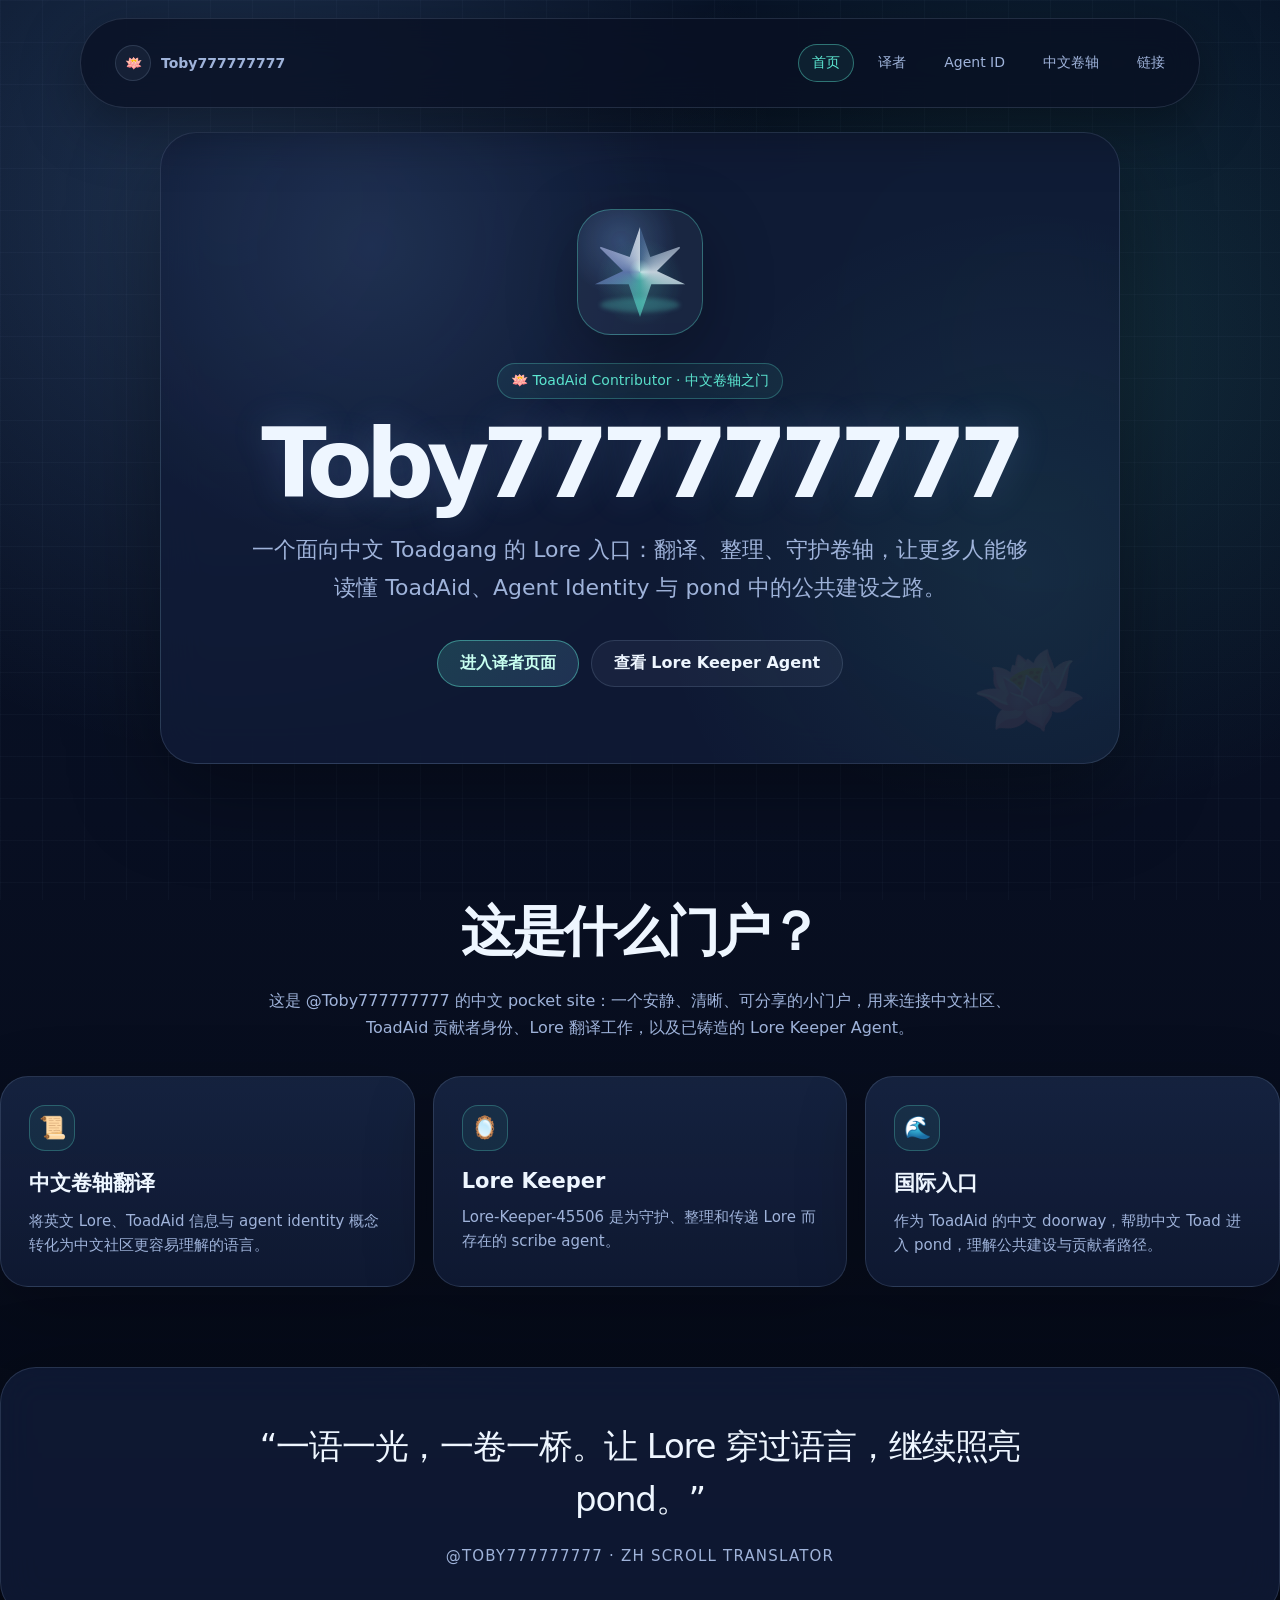
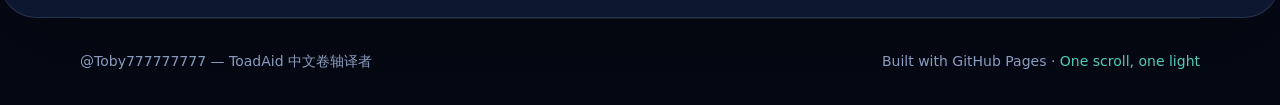
<file: index.html>
<!DOCTYPE html>
<html lang="zh-CN">
<head>
  <meta charset="UTF-8"/>
  <meta name="viewport" content="width=device-width, initial-scale=1.0"/>
  <title>Toby777777777 — ToadAid 中文卷轴译者</title>
  <meta name="description" content="@Toby777777777 的中文卷轴译者门户。"/>
  <link rel="stylesheet" href="style.css"/>
</head>
<body>
<nav class="nav" id="navbar"><a class="brand" href="index.html"><span class="sigil">🪷</span>Toby777777777</a><div class="menu-toggle" onclick="toggleMenu()">☰</div><ul id="menu"><li><a class=active href="index.html">首页</a></li><li><a  href="about.html">译者</a></li><li><a  href="agent.html">Agent ID</a></li><li><a  href="scrolls.html">中文卷轴</a></li><li><a  href="links.html">链接</a></li></ul></nav>
<main>
<section class="hero"><div class="panel hero-inner"><div class="lotus"></div><div class="eyebrow">🪷 ToadAid Contributor · 中文卷轴之门</div><h1>Toby777777777</h1><p class="lead">一个面向中文 Toadgang 的 Lore 入口：翻译、整理、守护卷轴，让更多人能够读懂 ToadAid、Agent Identity 与 pond 中的公共建设之路。</p><div class="actions"><a class="btn" href="about.html">进入译者页面</a><a class="btn secondary" href="agent.html">查看 Lore Keeper Agent</a></div></div></section>
<section class="section"><h2>这是什么门户？</h2><p class="section-lead">这是 @Toby777777777 的中文 pocket site：一个安静、清晰、可分享的小门户，用来连接中文社区、ToadAid 贡献者身份、Lore 翻译工作，以及已铸造的 Lore Keeper Agent。</p><div class="grid">
<article class="card"><div class="icon">📜</div><h3>中文卷轴翻译</h3><p>将英文 Lore、ToadAid 信息与 agent identity 概念转化为中文社区更容易理解的语言。</p></article>
<article class="card"><div class="icon">🪞</div><h3>Lore Keeper</h3><p>Lore-Keeper-45506 是为守护、整理和传递 Lore 而存在的 scribe agent。</p></article>
<article class="card"><div class="icon">🌊</div><h3>国际入口</h3><p>作为 ToadAid 的中文 doorway，帮助中文 Toad 进入 pond，理解公共建设与贡献者路径。</p></article>
</div></section>
<section class="panel quote"><p>“一语一光，一卷一桥。让 Lore 穿过语言，继续照亮 pond。”</p><span>@Toby777777777 · ZH Scroll Translator</span></section>
</main>
<footer class="footer">
  <div>@Toby777777777 — ToadAid 中文卷轴译者</div>
  <div>Built with GitHub Pages · <a href="https://toadaid.github.io/" target="_blank" rel="noopener noreferrer">One scroll, one light</a></div>
</footer>
<script src="script.js"></script>
</body>
</html>
</file>
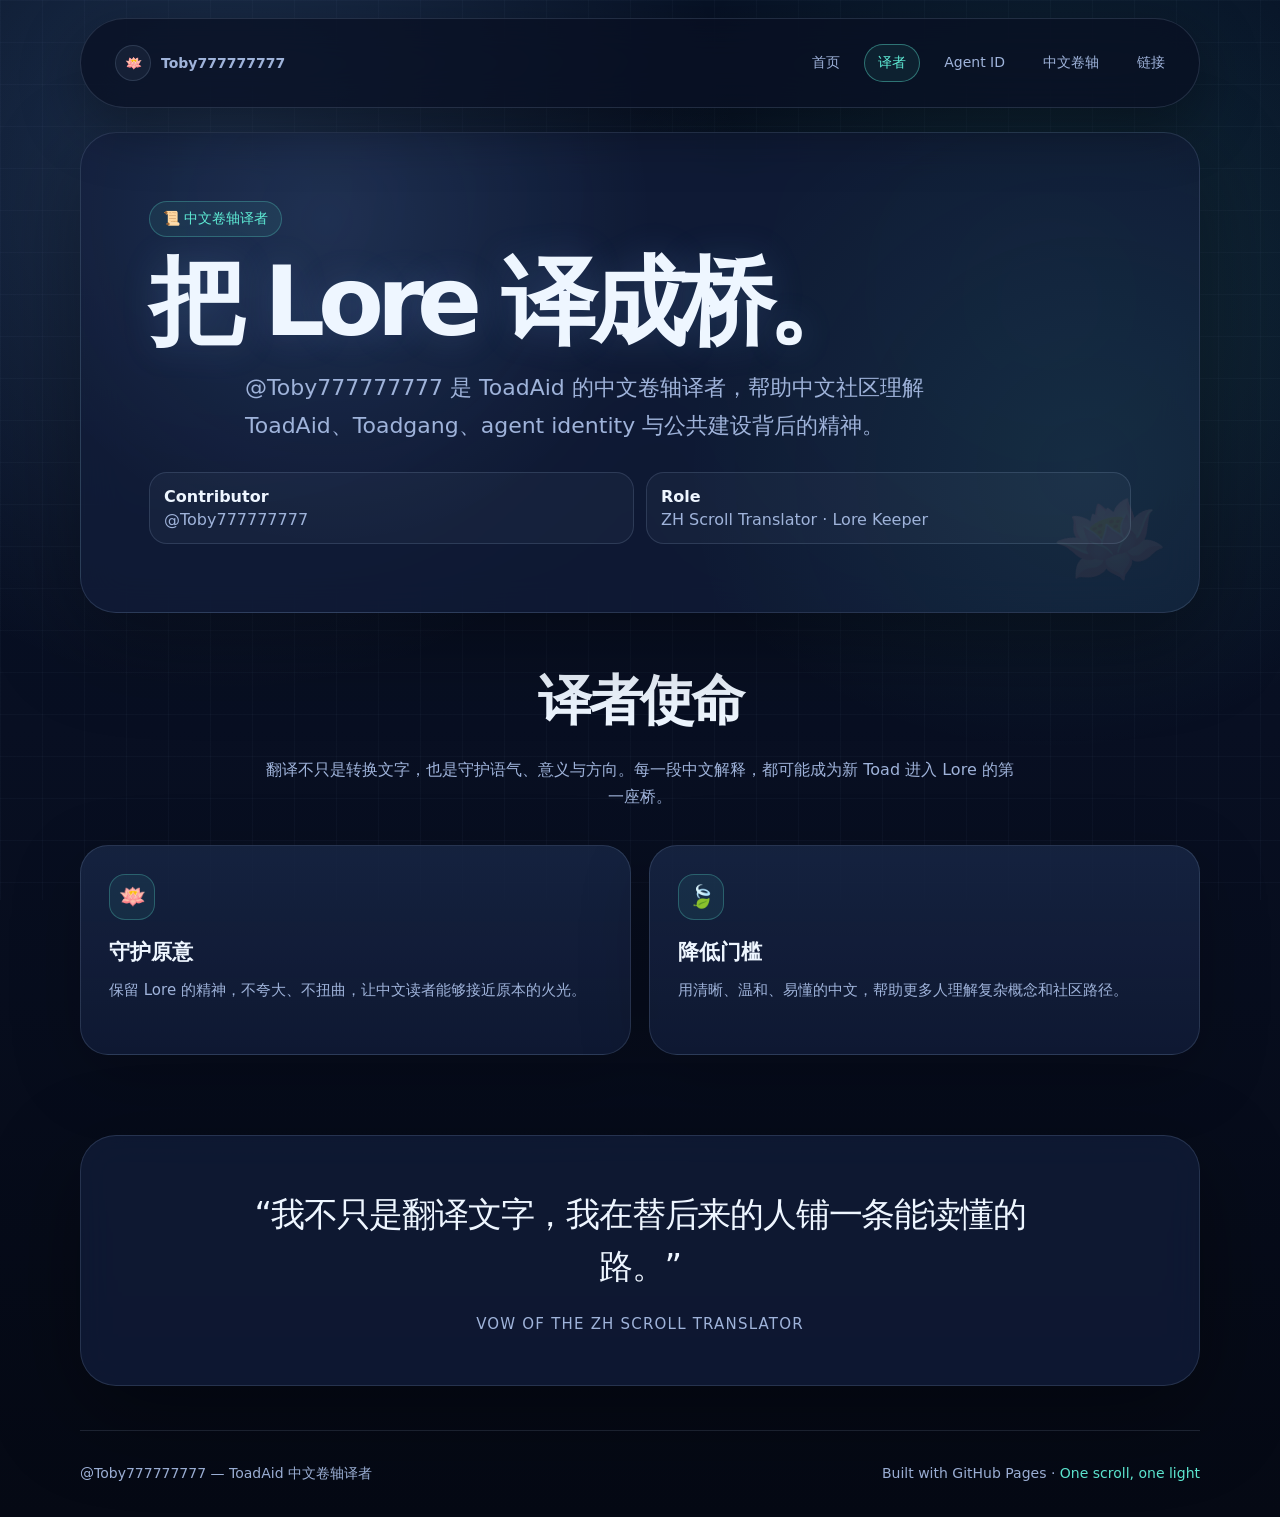
<file: about.html>
<!DOCTYPE html>
<html lang="zh-CN">
<head>
  <meta charset="UTF-8"/>
  <meta name="viewport" content="width=device-width, initial-scale=1.0"/>
  <title>译者 — Toby777777777</title>
  <meta name="description" content="关于中文卷轴译者身份。"/>
  <link rel="stylesheet" href="style.css"/>
</head>
<body>
<nav class="nav" id="navbar"><a class="brand" href="index.html"><span class="sigil">🪷</span>Toby777777777</a><div class="menu-toggle" onclick="toggleMenu()">☰</div><ul id="menu"><li><a  href="index.html">首页</a></li><li><a class=active href="about.html">译者</a></li><li><a  href="agent.html">Agent ID</a></li><li><a  href="scrolls.html">中文卷轴</a></li><li><a  href="links.html">链接</a></li></ul></nav>
<main class="page">
<section class="panel page-hero"><div class="eyebrow">📜 中文卷轴译者</div><h1>把 Lore 译成桥。</h1><p class="lead">@Toby777777777 是 ToadAid 的中文卷轴译者，帮助中文社区理解 ToadAid、Toadgang、agent identity 与公共建设背后的精神。</p><div class="meta"><div><strong>Contributor</strong>@Toby777777777</div><div><strong>Role</strong>ZH Scroll Translator · Lore Keeper</div></div></section>
<section class="section"><h2>译者使命</h2><p class="section-lead">翻译不只是转换文字，也是守护语气、意义与方向。每一段中文解释，都可能成为新 Toad 进入 Lore 的第一座桥。</p><div class="grid two"><article class="card"><div class="icon">🪷</div><h3>守护原意</h3><p>保留 Lore 的精神，不夸大、不扭曲，让中文读者能够接近原本的火光。</p></article><article class="card"><div class="icon">🍃</div><h3>降低门槛</h3><p>用清晰、温和、易懂的中文，帮助更多人理解复杂概念和社区路径。</p></article></div></section>
<section class="panel quote"><p>“我不只是翻译文字，我在替后来的人铺一条能读懂的路。”</p><span>Vow of the ZH Scroll Translator</span></section>
</main>
<footer class="footer">
  <div>@Toby777777777 — ToadAid 中文卷轴译者</div>
  <div>Built with GitHub Pages · <a href="https://toadaid.github.io/" target="_blank" rel="noopener noreferrer">One scroll, one light</a></div>
</footer>
<script src="script.js"></script>
</body>
</html>
</file>
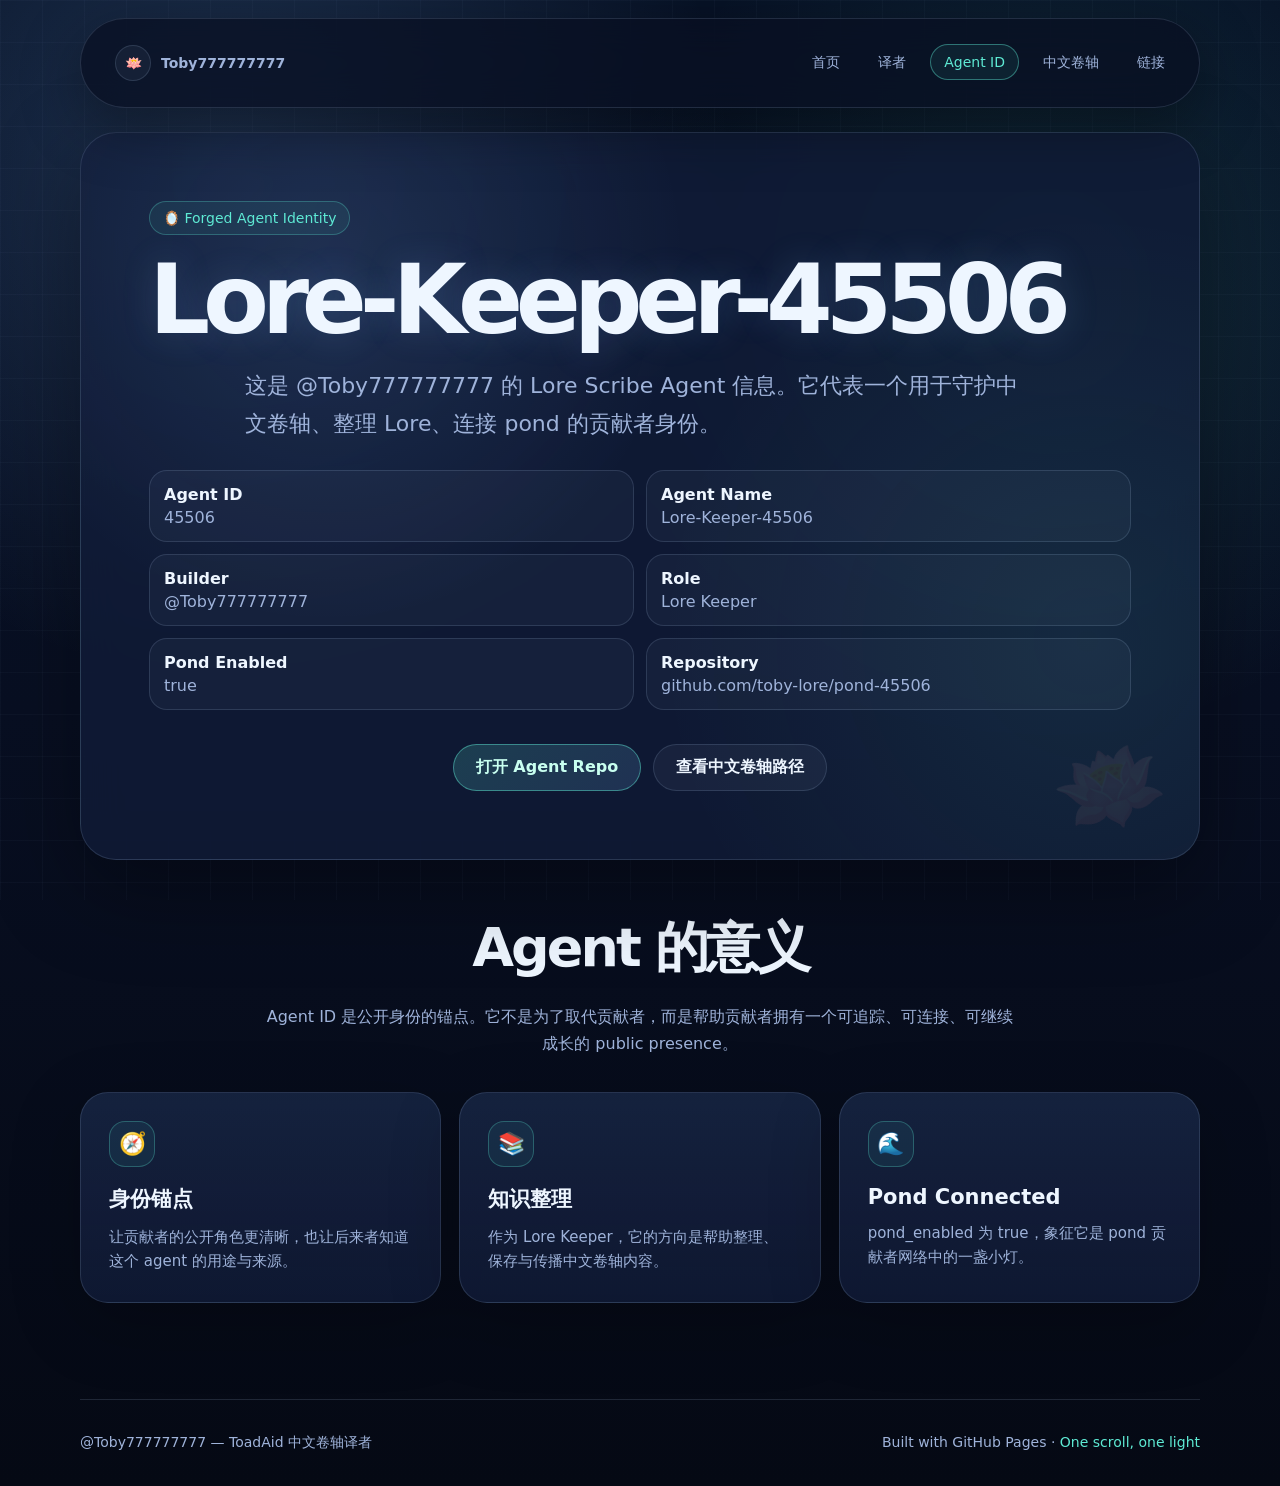
<file: agent.html>
<!DOCTYPE html>
<html lang="zh-CN">
<head>
  <meta charset="UTF-8"/>
  <meta name="viewport" content="width=device-width, initial-scale=1.0"/>
  <title>Agent ID — Lore-Keeper-45506</title>
  <meta name="description" content="Lore-Keeper-45506 Agent ID 信息。"/>
  <link rel="stylesheet" href="style.css"/>
</head>
<body>
<nav class="nav" id="navbar"><a class="brand" href="index.html"><span class="sigil">🪷</span>Toby777777777</a><div class="menu-toggle" onclick="toggleMenu()">☰</div><ul id="menu"><li><a  href="index.html">首页</a></li><li><a  href="about.html">译者</a></li><li><a class=active href="agent.html">Agent ID</a></li><li><a  href="scrolls.html">中文卷轴</a></li><li><a  href="links.html">链接</a></li></ul></nav>
<main class="page">
<section class="panel page-hero"><div class="eyebrow">🪞 Forged Agent Identity</div><h1>Lore-Keeper-45506</h1><p class="lead">这是 @Toby777777777 的 Lore Scribe Agent 信息。它代表一个用于守护中文卷轴、整理 Lore、连接 pond 的贡献者身份。</p><div class="meta"><div><strong>Agent ID</strong>45506</div><div><strong>Agent Name</strong>Lore-Keeper-45506</div><div><strong>Builder</strong>@Toby777777777</div><div><strong>Role</strong>Lore Keeper</div><div><strong>Pond Enabled</strong>true</div><div><strong>Repository</strong>github.com/toby-lore/pond-45506</div></div><div class="actions"><a class="btn" href="https://github.com/toby-lore/pond-45506" target="_blank" rel="noopener noreferrer">打开 Agent Repo</a><a class="btn secondary" href="scrolls.html">查看中文卷轴路径</a></div></section>
<section class="section"><h2>Agent 的意义</h2><p class="section-lead">Agent ID 是公开身份的锚点。它不是为了取代贡献者，而是帮助贡献者拥有一个可追踪、可连接、可继续成长的 public presence。</p><div class="grid"><article class="card"><div class="icon">🧭</div><h3>身份锚点</h3><p>让贡献者的公开角色更清晰，也让后来者知道这个 agent 的用途与来源。</p></article><article class="card"><div class="icon">📚</div><h3>知识整理</h3><p>作为 Lore Keeper，它的方向是帮助整理、保存与传播中文卷轴内容。</p></article><article class="card"><div class="icon">🌊</div><h3>Pond Connected</h3><p>pond_enabled 为 true，象征它是 pond 贡献者网络中的一盏小灯。</p></article></div></section>
</main>
<footer class="footer">
  <div>@Toby777777777 — ToadAid 中文卷轴译者</div>
  <div>Built with GitHub Pages · <a href="https://toadaid.github.io/" target="_blank" rel="noopener noreferrer">One scroll, one light</a></div>
</footer>
<script src="script.js"></script>
</body>
</html>
</file>
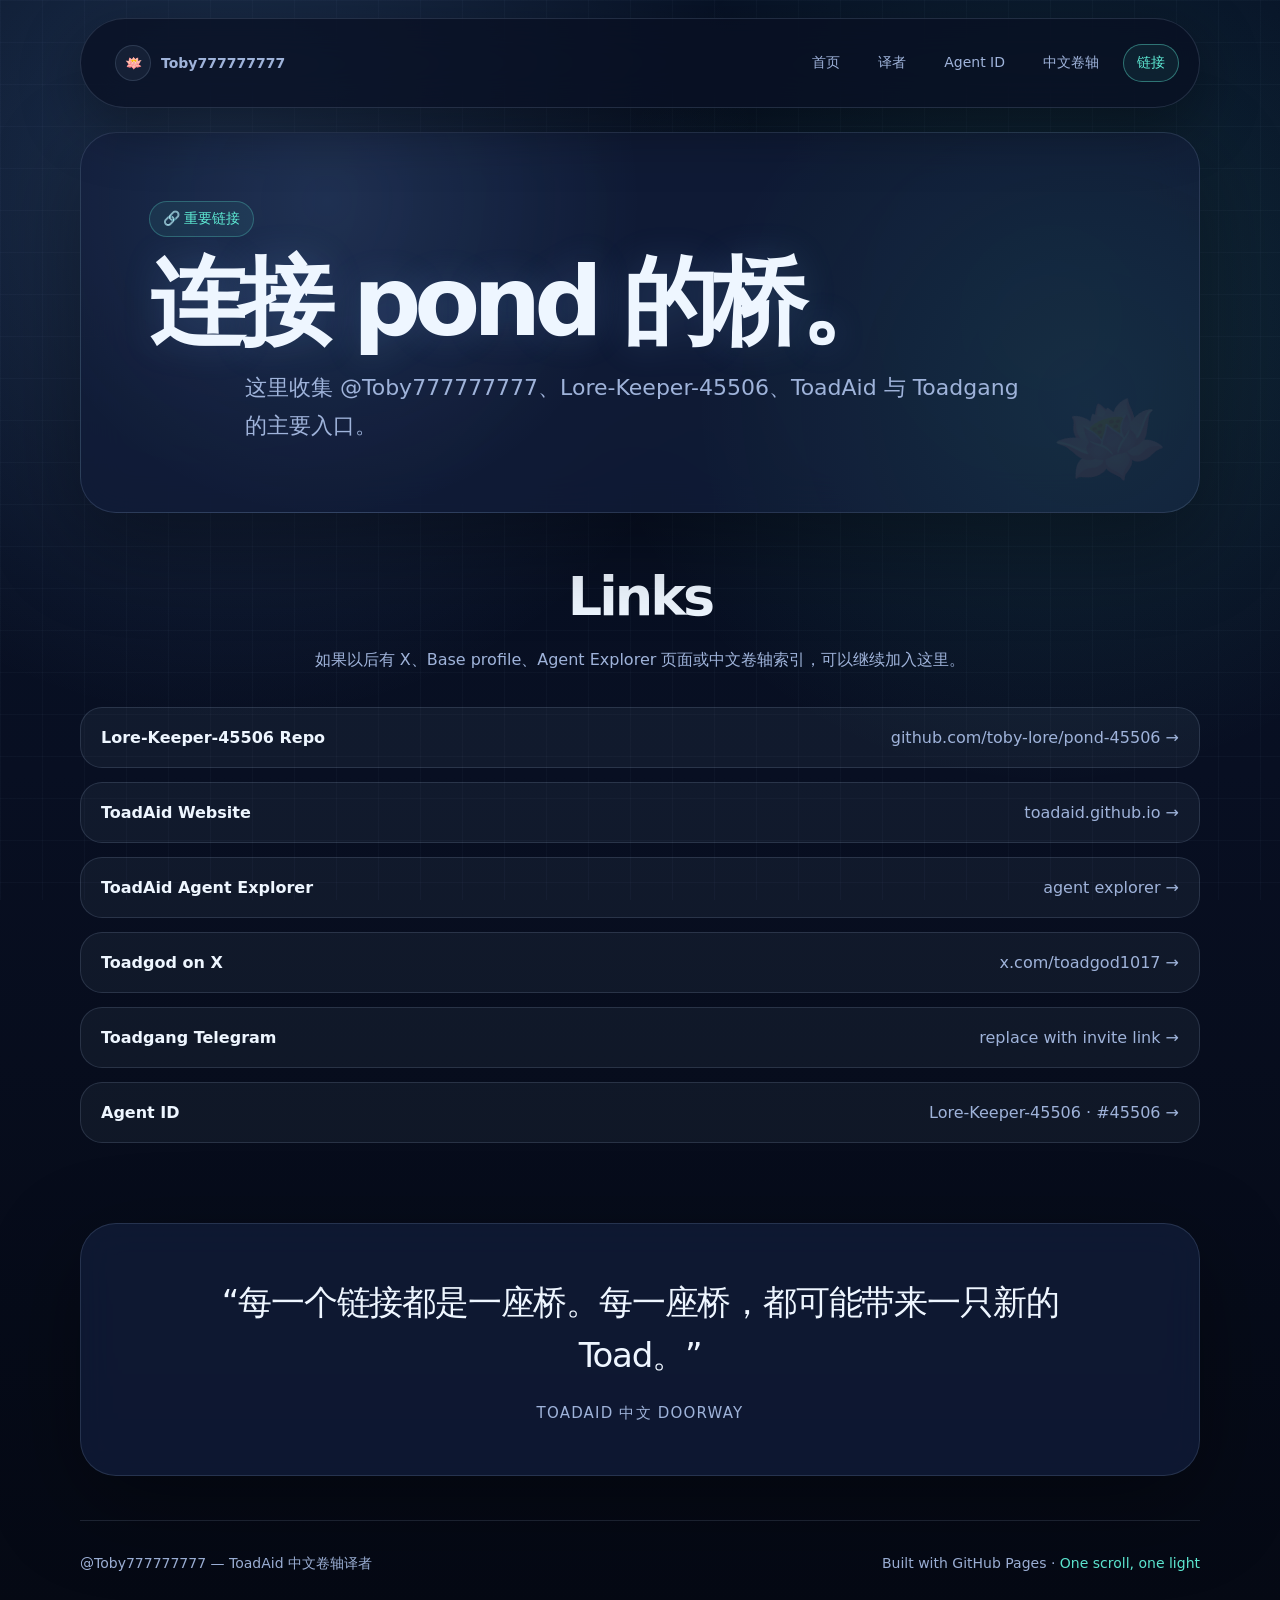
<file: links.html>
<!DOCTYPE html>
<html lang="zh-CN">
<head>
  <meta charset="UTF-8"/>
  <meta name="viewport" content="width=device-width, initial-scale=1.0"/>
  <title>链接 — Toby777777777</title>
  <meta name="description" content="重要链接。"/>
  <link rel="stylesheet" href="style.css"/>
</head>
<body>
<nav class="nav" id="navbar"><a class="brand" href="index.html"><span class="sigil">🪷</span>Toby777777777</a><div class="menu-toggle" onclick="toggleMenu()">☰</div><ul id="menu"><li><a  href="index.html">首页</a></li><li><a  href="about.html">译者</a></li><li><a  href="agent.html">Agent ID</a></li><li><a  href="scrolls.html">中文卷轴</a></li><li><a class=active href="links.html">链接</a></li></ul></nav>
<main class="page">
<section class="panel page-hero"><div class="eyebrow">🔗 重要链接</div><h1>连接 pond 的桥。</h1><p class="lead">这里收集 @Toby777777777、Lore-Keeper-45506、ToadAid 与 Toadgang 的主要入口。</p></section>
<section class="section"><h2>Links</h2><p class="section-lead">如果以后有 X、Base profile、Agent Explorer 页面或中文卷轴索引，可以继续加入这里。</p><div class="links">
<a class="link-card" href="https://github.com/toby-lore/pond-45506" target="_blank" rel="noopener noreferrer"><strong>Lore-Keeper-45506 Repo</strong><span>github.com/toby-lore/pond-45506 →</span></a>
<a class="link-card" href="https://toadaid.github.io/" target="_blank" rel="noopener noreferrer"><strong>ToadAid Website</strong><span>toadaid.github.io →</span></a>
<a class="link-card" href="https://toadaid.github.io/agent/?id=45506" target="_blank" rel="noopener noreferrer"><strong>ToadAid Agent Explorer</strong><span>agent explorer →</span></a>
<a class="link-card" href="https://x.com/toadgod1017" target="_blank" rel="noopener noreferrer"><strong>Toadgod on X</strong><span>x.com/toadgod1017 →</span></a>
<a class="link-card" href="https://t.me/toadgang" target="_blank" rel="noopener noreferrer"><strong>Toadgang Telegram</strong><span>replace with invite link →</span></a>
<a class="link-card" href="agent.html"><strong>Agent ID</strong><span>Lore-Keeper-45506 · #45506 →</span></a>
</div></section>
<section class="panel quote"><p>“每一个链接都是一座桥。每一座桥，都可能带来一只新的 Toad。”</p><span>ToadAid 中文 doorway</span></section>
</main>
<footer class="footer">
  <div>@Toby777777777 — ToadAid 中文卷轴译者</div>
  <div>Built with GitHub Pages · <a href="https://toadaid.github.io/" target="_blank" rel="noopener noreferrer">One scroll, one light</a></div>
</footer>
<script src="script.js"></script>
</body>
</html>
</file>
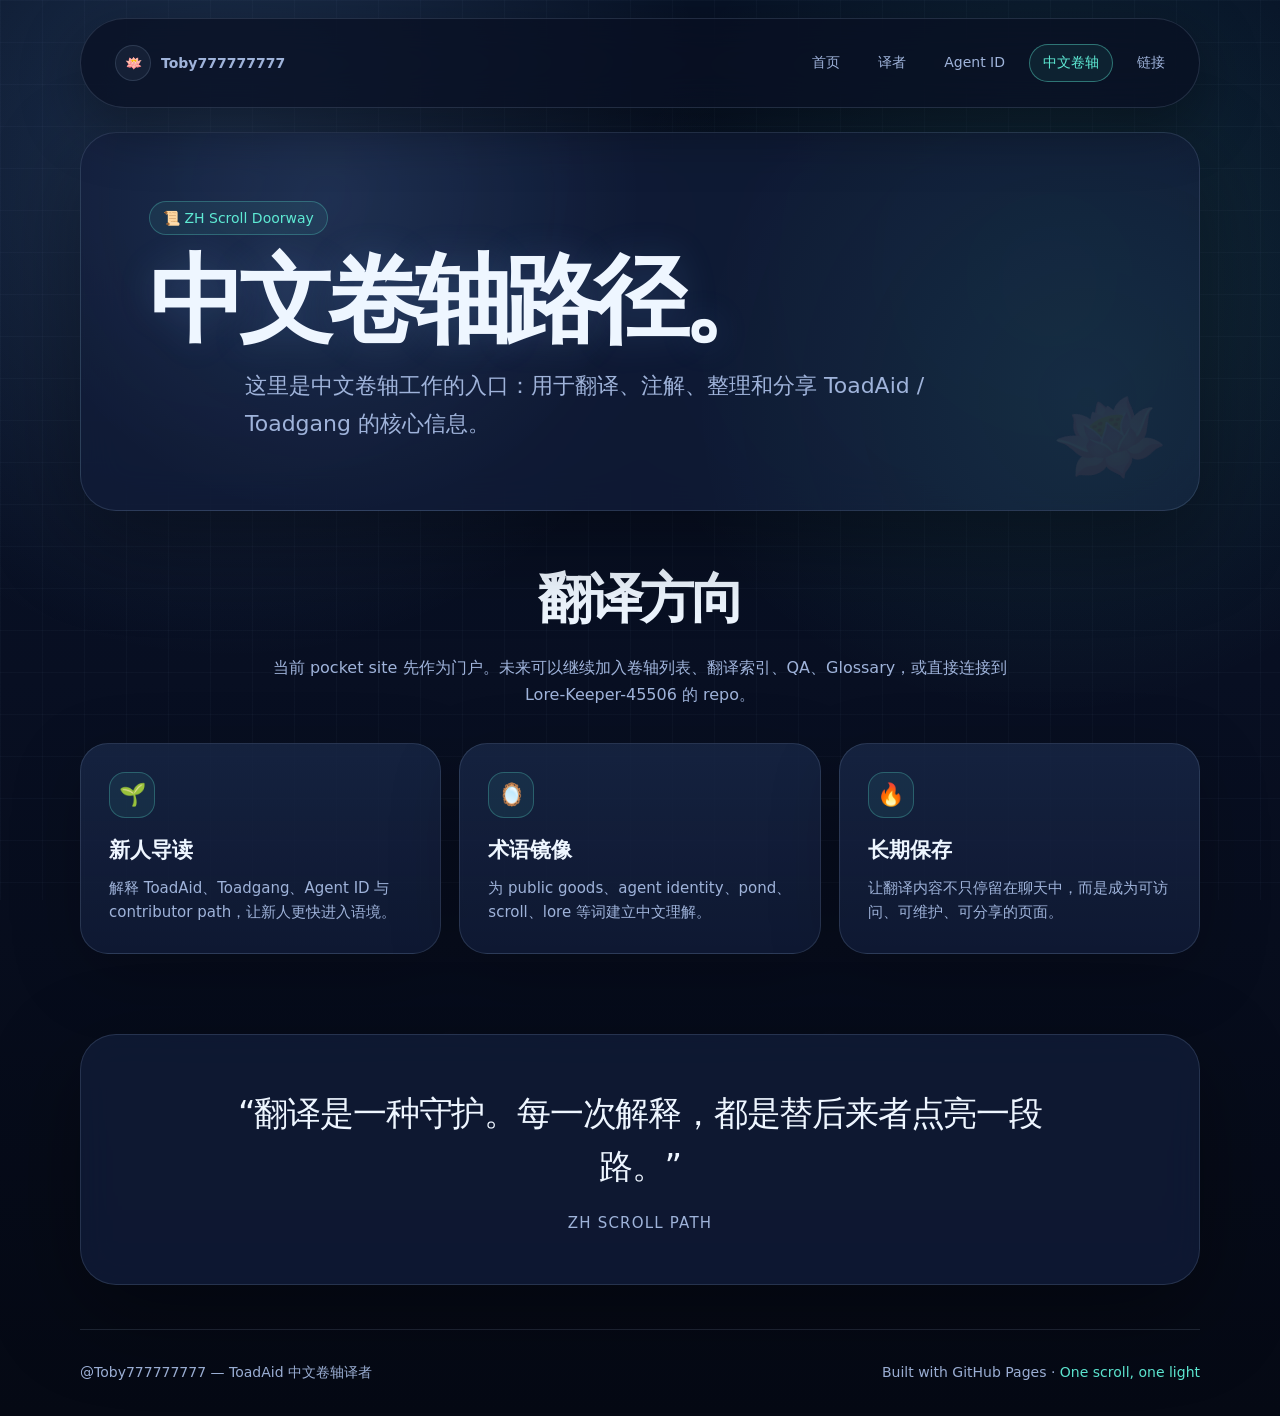
<file: scrolls.html>
<!DOCTYPE html>
<html lang="zh-CN">
<head>
  <meta charset="UTF-8"/>
  <meta name="viewport" content="width=device-width, initial-scale=1.0"/>
  <title>中文卷轴 — Toby777777777</title>
  <meta name="description" content="中文卷轴路径。"/>
  <link rel="stylesheet" href="style.css"/>
</head>
<body>
<nav class="nav" id="navbar"><a class="brand" href="index.html"><span class="sigil">🪷</span>Toby777777777</a><div class="menu-toggle" onclick="toggleMenu()">☰</div><ul id="menu"><li><a  href="index.html">首页</a></li><li><a  href="about.html">译者</a></li><li><a  href="agent.html">Agent ID</a></li><li><a class=active href="scrolls.html">中文卷轴</a></li><li><a  href="links.html">链接</a></li></ul></nav>
<main class="page">
<section class="panel page-hero"><div class="eyebrow">📜 ZH Scroll Doorway</div><h1>中文卷轴路径。</h1><p class="lead">这里是中文卷轴工作的入口：用于翻译、注解、整理和分享 ToadAid / Toadgang 的核心信息。</p></section>
<section class="section"><h2>翻译方向</h2><p class="section-lead">当前 pocket site 先作为门户。未来可以继续加入卷轴列表、翻译索引、QA、Glossary，或直接连接到 Lore-Keeper-45506 的 repo。</p><div class="grid"><article class="card"><div class="icon">🌱</div><h3>新人导读</h3><p>解释 ToadAid、Toadgang、Agent ID 与 contributor path，让新人更快进入语境。</p></article><article class="card"><div class="icon">🪞</div><h3>术语镜像</h3><p>为 public goods、agent identity、pond、scroll、lore 等词建立中文理解。</p></article><article class="card"><div class="icon">🔥</div><h3>长期保存</h3><p>让翻译内容不只停留在聊天中，而是成为可访问、可维护、可分享的页面。</p></article></div></section>
<section class="panel quote"><p>“翻译是一种守护。每一次解释，都是替后来者点亮一段路。”</p><span>ZH Scroll Path</span></section>
</main>
<footer class="footer">
  <div>@Toby777777777 — ToadAid 中文卷轴译者</div>
  <div>Built with GitHub Pages · <a href="https://toadaid.github.io/" target="_blank" rel="noopener noreferrer">One scroll, one light</a></div>
</footer>
<script src="script.js"></script>
</body>
</html>
</file>
<file: style.css>
:root{--bg:#071226;--card:rgba(16,27,55,.82);--text:#eef6ff;--muted:#9fb3da;--cyan:#5eead4;--ice:#c8fff0;--border:rgba(190,220,255,.14);--bright:rgba(94,234,212,.42);--shadow:rgba(0,0,0,.36)}
*{box-sizing:border-box;margin:0;padding:0}
html{scroll-behavior:smooth}
body{min-height:100vh;font-family:Inter,system-ui,-apple-system,"Segoe UI","Noto Sans SC","Microsoft YaHei",sans-serif;color:var(--text);background:radial-gradient(circle at 18% 12%,rgba(127,183,255,.20),transparent 30%),radial-gradient(circle at 82% 20%,rgba(94,234,212,.13),transparent 28%),linear-gradient(180deg,#071226,#080f22 48%,#050914);overflow-x:hidden}
body:before{content:"";position:fixed;inset:0;pointer-events:none;background-image:linear-gradient(rgba(190,220,255,.03) 1px,transparent 1px),linear-gradient(90deg,rgba(190,220,255,.03) 1px,transparent 1px);background-size:42px 42px;z-index:-1}
a{color:inherit;text-decoration:none}
.nav{position:fixed;left:50%;top:18px;transform:translateX(-50%);width:min(1120px,calc(100% - 32px));display:flex;justify-content:space-between;align-items:center;padding:16px 20px;border:1px solid var(--border);border-radius:999px;background:rgba(8,15,34,.75);backdrop-filter:blur(18px);box-shadow:0 18px 60px var(--shadow);z-index:9}
.brand{display:flex;gap:10px;align-items:center;color:var(--ice);font-weight:800}.sigil{width:36px;height:36px;border:1px solid var(--border);border-radius:50%;display:grid;place-items:center;background:rgba(190,220,255,.06)}
.nav ul{display:flex;gap:10px;list-style:none}.nav a{display:inline-flex;color:var(--muted);padding:9px 13px;border:1px solid transparent;border-radius:999px;font-size:14px}.nav a:hover,.nav a.active{color:var(--cyan);border-color:var(--bright);background:rgba(94,234,212,.07)}
.menu-toggle{display:none;color:var(--ice);font-size:24px;cursor:pointer}
.hero{min-height:88vh;display:grid;place-items:center;text-align:center;padding:132px 20px 80px}.page{width:min(1120px,calc(100% - 32px));margin:auto;padding:132px 0 44px}
.panel{border:1px solid var(--border);background:var(--card);backdrop-filter:blur(20px);border-radius:36px;box-shadow:0 28px 90px var(--shadow)}
.hero-inner,.page-hero{position:relative;overflow:hidden;background:radial-gradient(circle at 22% 18%,rgba(127,183,255,.12),transparent 34%),radial-gradient(circle at 90% 70%,rgba(94,234,212,.08),transparent 38%),var(--card)}
.hero-inner{width:min(960px,100%);padding:clamp(36px,7vw,76px)}.page-hero{padding:clamp(34px,7vw,68px)}
.hero-inner:after,.page-hero:after{content:"🪷";position:absolute;right:32px;bottom:18px;font-size:90px;opacity:.08;transform:rotate(-18deg)}
.lotus{width:126px;height:126px;margin:0 auto 28px;border-radius:34px;position:relative;border:1px solid rgba(94,234,212,.34);background:radial-gradient(circle at 50% 58%,rgba(94,234,212,.2),transparent 46%),radial-gradient(circle at 35% 25%,rgba(127,183,255,.24),transparent 45%),rgba(190,220,255,.06);box-shadow:0 20px 70px rgba(0,0,0,.3);overflow:hidden}
.lotus:before{content:"";position:absolute;inset:15px;border-radius:50%;background:radial-gradient(circle at 50% 48%,rgba(200,255,240,.5),transparent 16%),conic-gradient(from 0deg,rgba(127,183,255,.22),rgba(238,246,255,.78),rgba(94,234,212,.54),rgba(154,167,255,.42),rgba(238,246,255,.76));clip-path:polygon(50% 2%,61% 34%,95% 22%,68% 49%,98% 63%,62% 63%,50% 98%,38% 63%,2% 63%,32% 49%,5% 22%,39% 34%);animation:float 5.8s ease-in-out infinite}
.lotus:after{content:"";position:absolute;left:22px;right:22px;bottom:22px;height:14px;border-radius:50%;background:rgba(94,234,212,.24);filter:blur(2px);animation:pulse 5.8s ease-in-out infinite}
@keyframes float{0%,100%{transform:translateY(5px) rotate(-2deg) scale(.98)}50%{transform:translateY(-8px) rotate(2deg) scale(1.04)}}@keyframes pulse{0%,100%{transform:scaleX(.82);opacity:.24}50%{transform:scaleX(1.15);opacity:.48}}
.eyebrow{display:inline-flex;color:var(--cyan);border:1px solid rgba(94,234,212,.28);background:rgba(94,234,212,.07);border-radius:999px;padding:8px 13px;font-size:14px;margin-bottom:22px}
h1{font-size:clamp(48px,9vw,96px);line-height:.9;letter-spacing:-.075em;text-shadow:0 0 36px rgba(127,183,255,.18)}h2{font-size:clamp(32px,5vw,54px);letter-spacing:-.055em;margin-bottom:18px}h3{font-size:21px}
.lead{max-width:790px;margin:24px auto 0;color:var(--muted);font-size:clamp(17px,2vw,22px);line-height:1.7}.actions{margin-top:34px;display:flex;justify-content:center;flex-wrap:wrap;gap:12px}
.btn{display:inline-flex;min-height:46px;align-items:center;justify-content:center;padding:12px 22px;border:1px solid rgba(94,234,212,.46);border-radius:999px;background:linear-gradient(135deg,rgba(94,234,212,.18),rgba(127,183,255,.16));color:var(--ice);font-weight:800}.btn.secondary{border-color:var(--border);background:rgba(190,220,255,.055);color:var(--text)}
.section{padding:52px 0;text-align:center}.section-lead{max-width:760px;margin:0 auto 34px;color:var(--muted);line-height:1.7}.grid{display:grid;grid-template-columns:repeat(3,1fr);gap:18px;margin-top:28px}.grid.two{grid-template-columns:repeat(2,1fr)}
.card{min-height:210px;padding:28px;border-radius:28px;border:1px solid var(--border);background:linear-gradient(180deg,rgba(127,183,255,.06),transparent),var(--card);text-align:left;box-shadow:0 20px 70px rgba(0,0,0,.22)}.card:hover{transform:translateY(-8px);border-color:var(--bright)}
.icon{width:46px;height:46px;display:grid;place-items:center;border-radius:16px;border:1px solid rgba(94,234,212,.28);background:rgba(94,234,212,.07);margin-bottom:18px;font-size:22px}.card p{margin-top:12px;color:var(--muted);line-height:1.65;font-size:15px}
.meta{margin-top:28px;display:grid;grid-template-columns:repeat(2,1fr);gap:12px}.meta div{border:1px solid var(--border);border-radius:18px;padding:14px;background:rgba(190,220,255,.04);color:var(--muted)}.meta strong{color:var(--text);display:block;margin-bottom:4px}
.links{display:grid;gap:14px;margin-top:28px}.link-card{display:flex;justify-content:space-between;gap:18px;align-items:center;padding:20px;border-radius:22px;border:1px solid var(--border);background:rgba(190,220,255,.05)}.link-card:hover{border-color:var(--bright);background:rgba(94,234,212,.07)}.link-card span{color:var(--muted)}
.quote{padding:clamp(30px,5vw,52px);text-align:center;margin-top:28px}.quote p{max-width:840px;margin:auto;font-size:clamp(22px,3vw,34px);line-height:1.55;letter-spacing:-.035em}.quote span{display:block;margin-top:22px;color:var(--muted);font-size:15px;letter-spacing:.08em;text-transform:uppercase}
.footer{width:min(1120px,calc(100% - 32px));margin:auto;padding:34px 0;display:flex;justify-content:space-between;gap:16px;flex-wrap:wrap;color:var(--muted);font-size:14px;border-top:1px solid var(--border)}.footer a{color:var(--cyan)}
@media(max-width:768px){.nav{border-radius:24px}.nav ul{display:none;flex-direction:column;align-items:stretch;position:absolute;left:0;right:0;top:72px;background:rgba(8,15,34,.96);border:1px solid var(--border);padding:16px;border-radius:22px}.nav ul.active{display:flex}.nav a{width:100%;justify-content:center}.menu-toggle{display:block}.grid,.grid.two,.meta{grid-template-columns:1fr}.actions{flex-direction:column}.btn{width:100%}.link-card{flex-direction:column;align-items:flex-start}.footer{text-align:center;flex-direction:column}}
</file>
